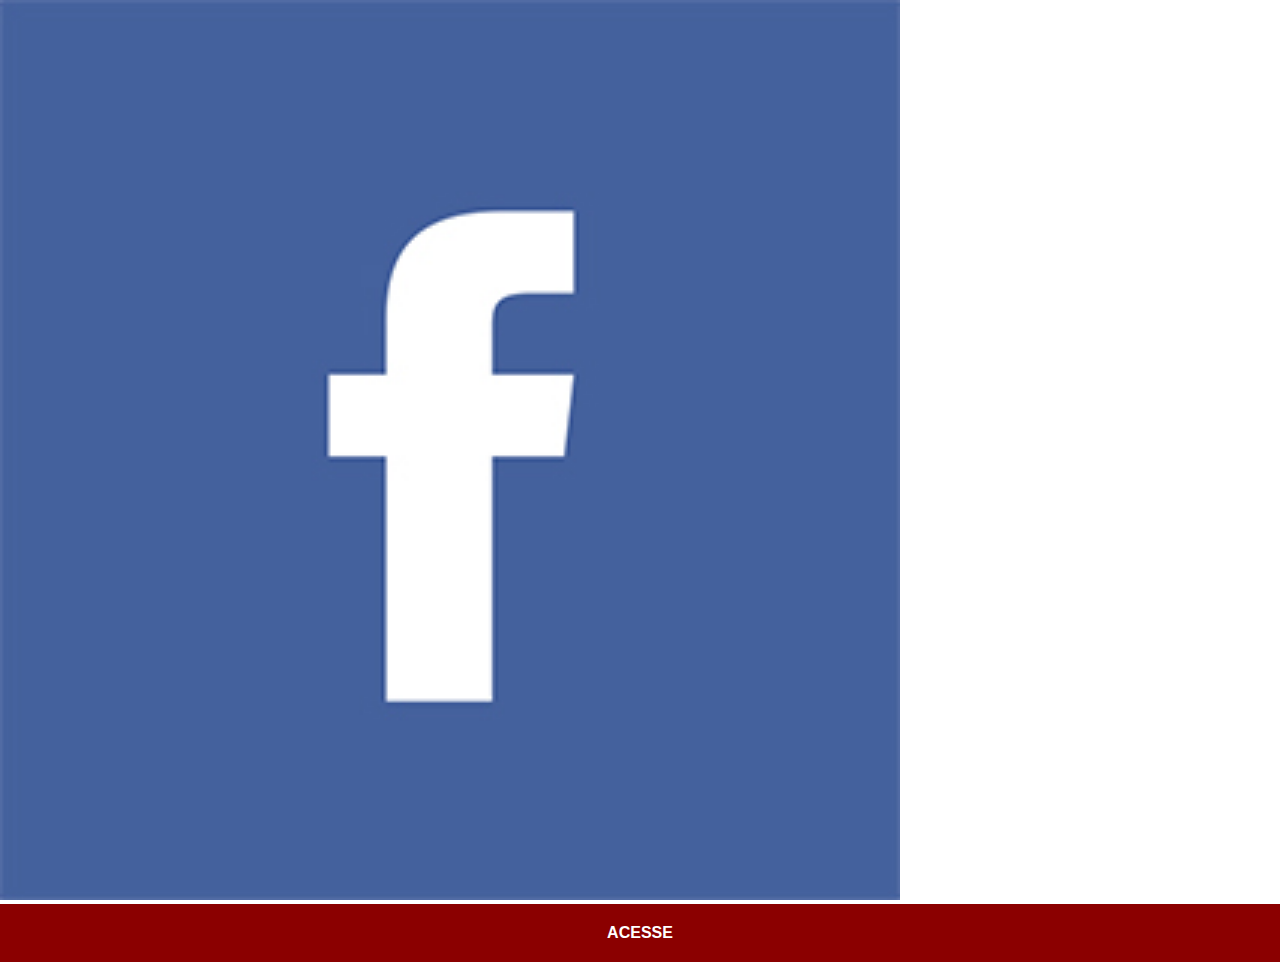
<file: facebook.html>
<!DOCTYPE html>
<html lang="pt-br">
<head>
    <meta charset="UTF-8">
    <meta name="viewport" content="width=device-width, initial-scale=1.0">
    <link rel="stylesheet" href="estilos/social.css">
    <title>Facebook</title>
</head>
<body>
    <img src="imagens/logo-facebook.jpg" alt="GitHub" >
    <a href="https://www.facebook.com/gustavo.miranda.73/" target="_blank">ACESSE</a>
</body>

</html>
</file>
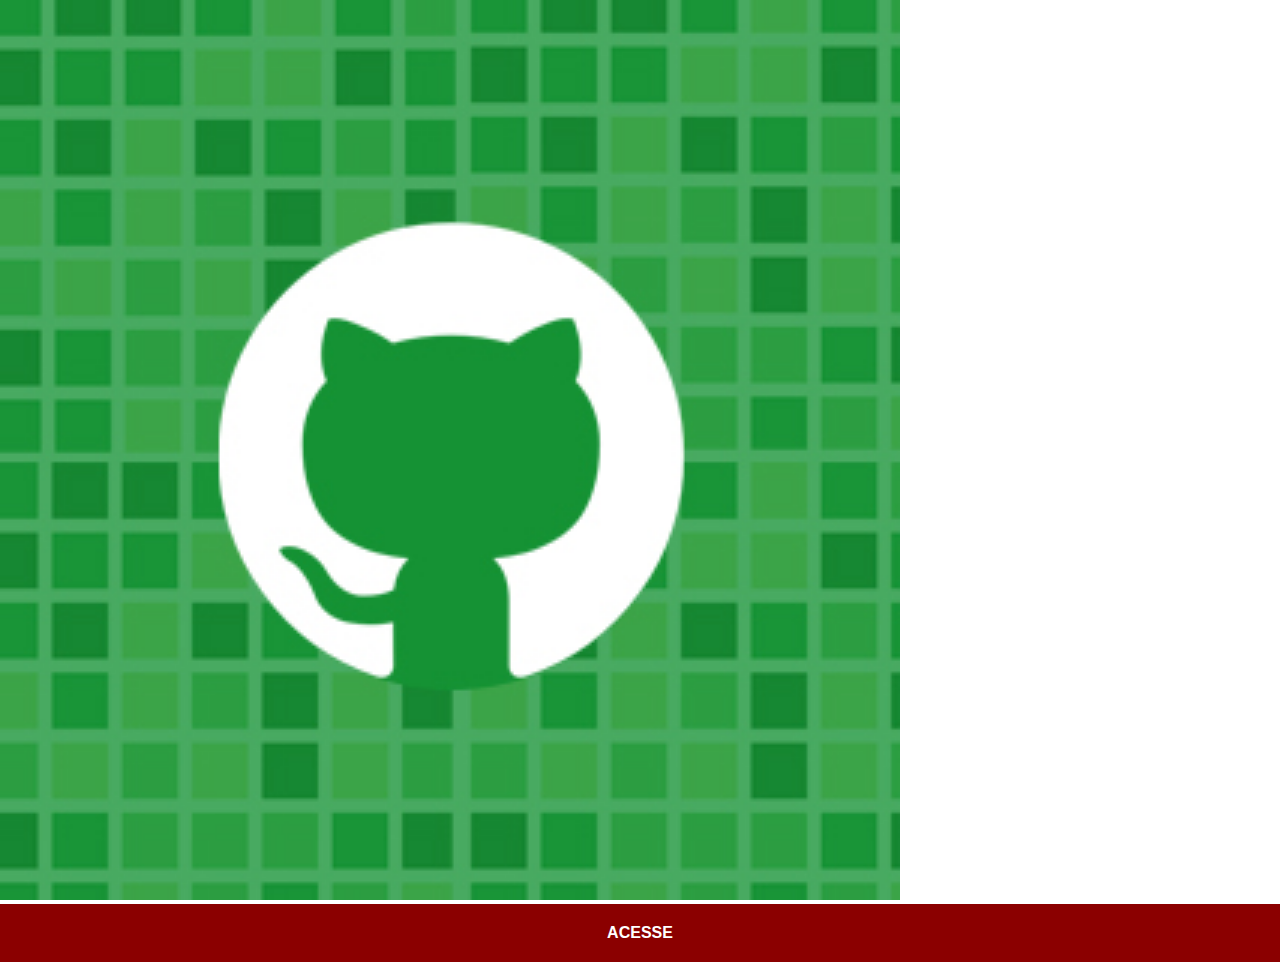
<file: github.html>
<!DOCTYPE html>
<html lang="pt-br">
<head>
    <meta charset="UTF-8">
    <meta name="viewport" content="width=device-width, initial-scale=1.0">
    <link rel="stylesheet" href="estilos/social.css">
    <title>GitHub</title>
</head>
<body>
    <img src="imagens/logo-github.jpg" alt="GitHub" >
    <a href="https://github.com/GustavoSilmir" target="_blank">ACESSE</a>
</body>
</html>
</file>
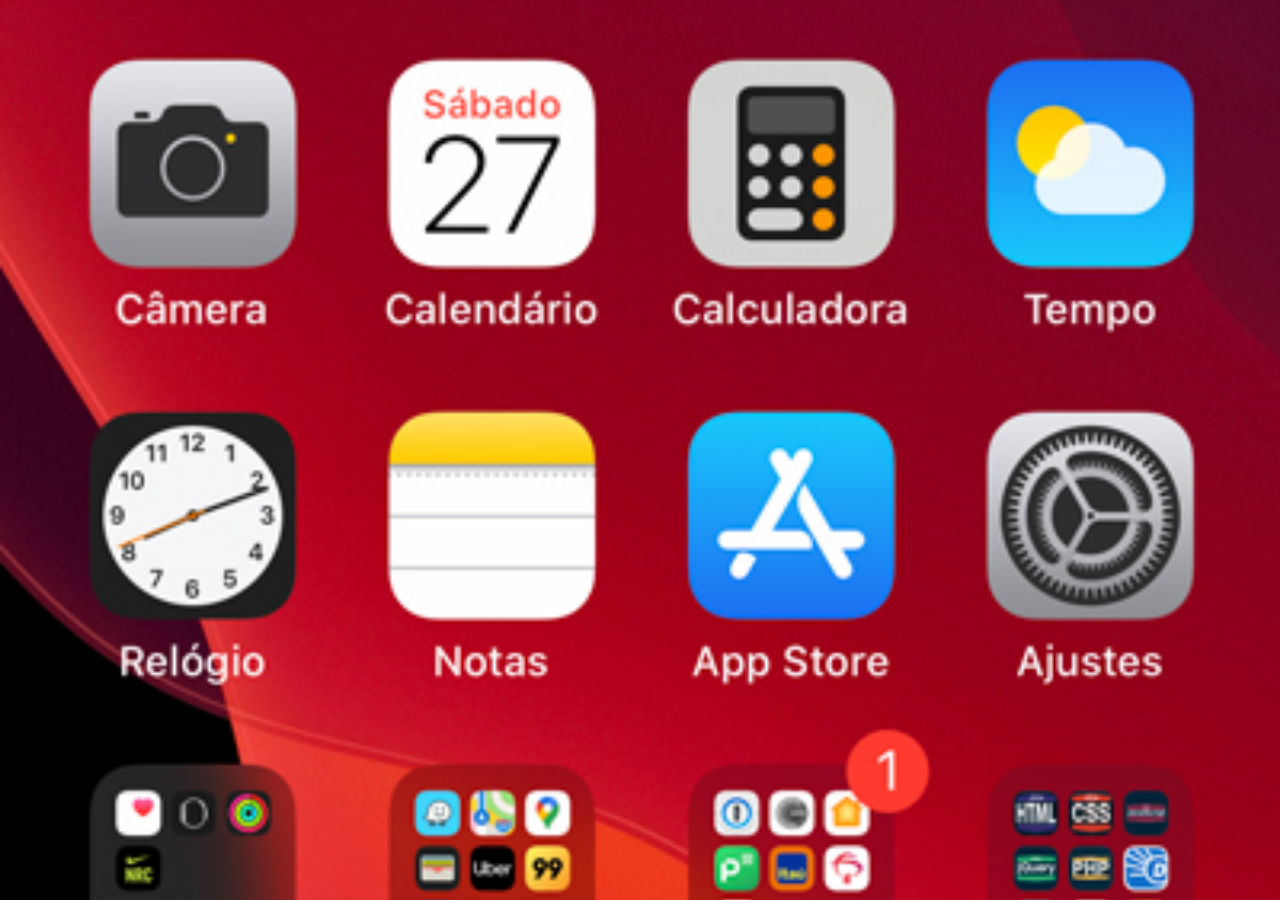
<file: home.html>
<!DOCTYPE html>
<html lang=pt-br">
<head>
    <meta charset="UTF-8">
    <meta name="viewport" content="width=device-width, initial-scale=1.0">
    <title>Home</title>
</head>
<body>
    <style>
        * {
            margin: 0px;
            padding: 0px;
        }

        body{
            width: 100vw;
            height: 100vh;
            background: black url(imagens/tela-home.jpg) no-repeat top center;
            background-size: cover;
        }
    </style>
</body>
</html>
</file>
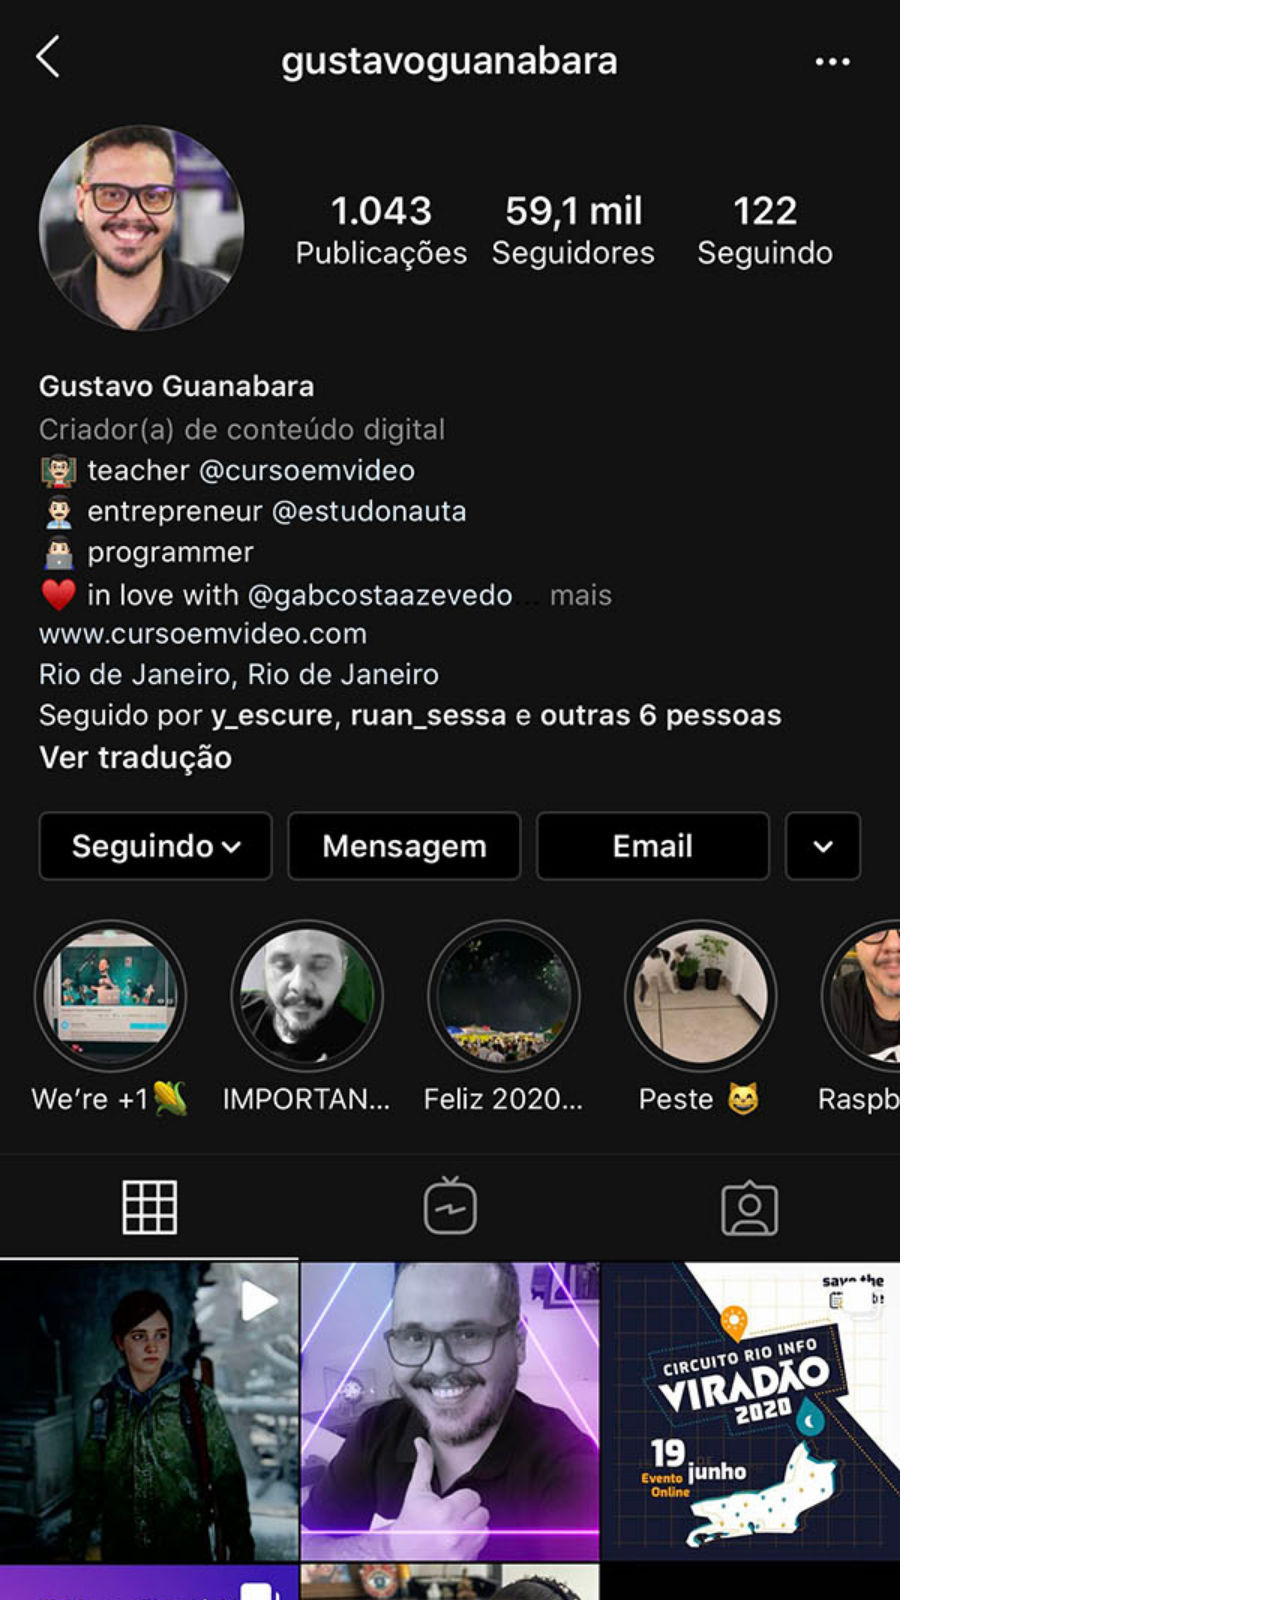
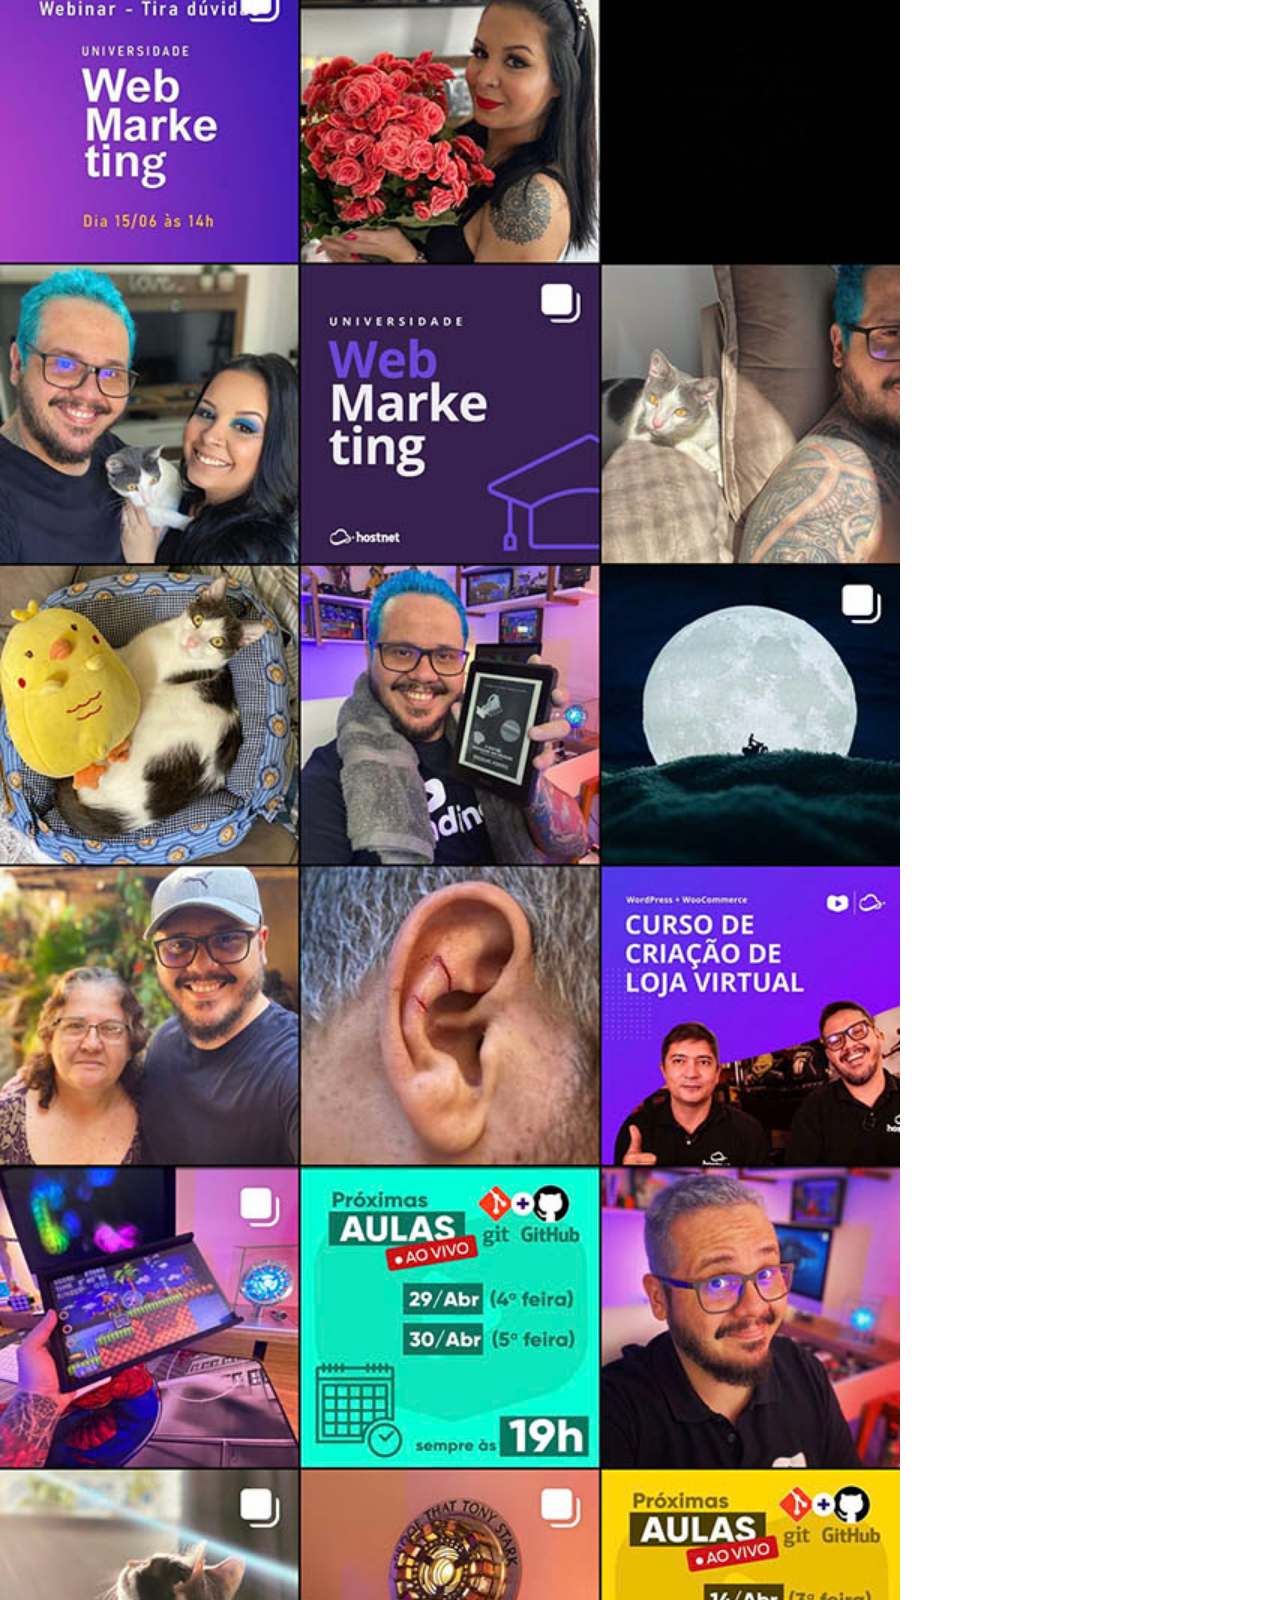
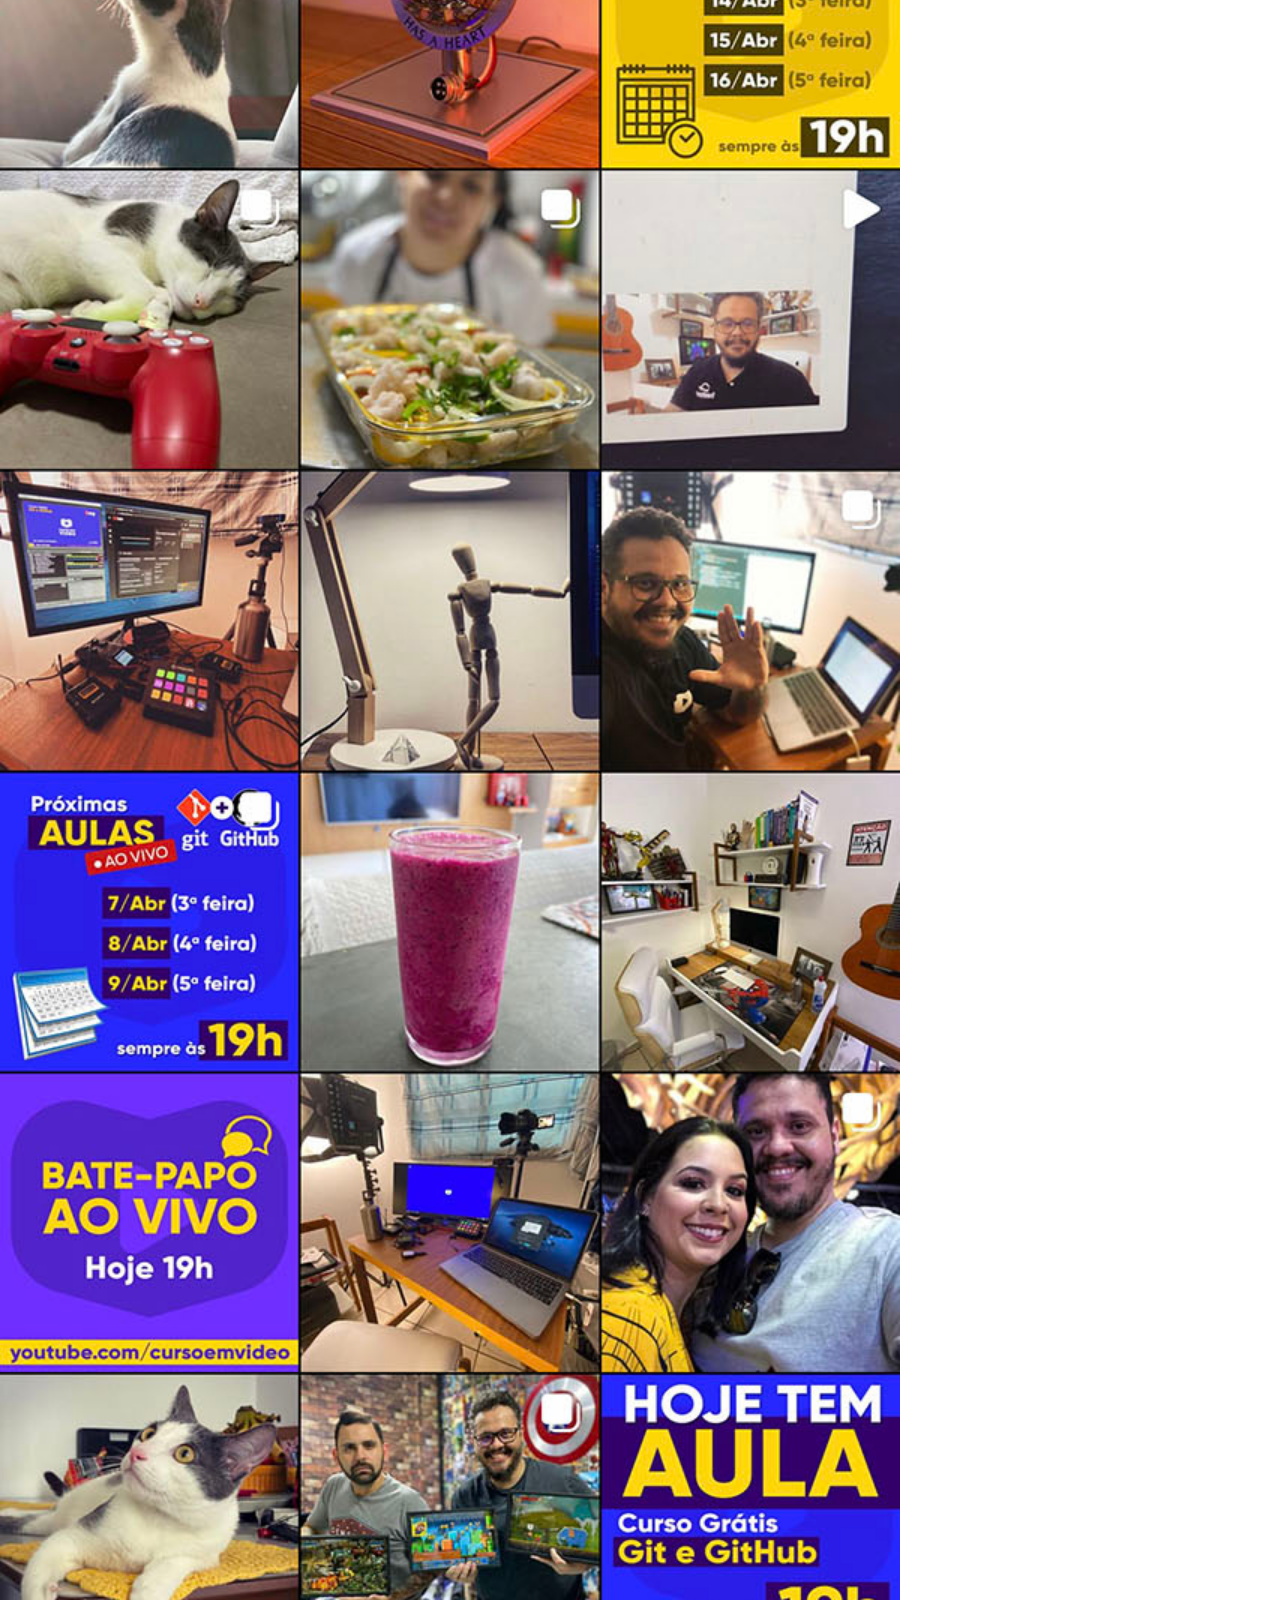
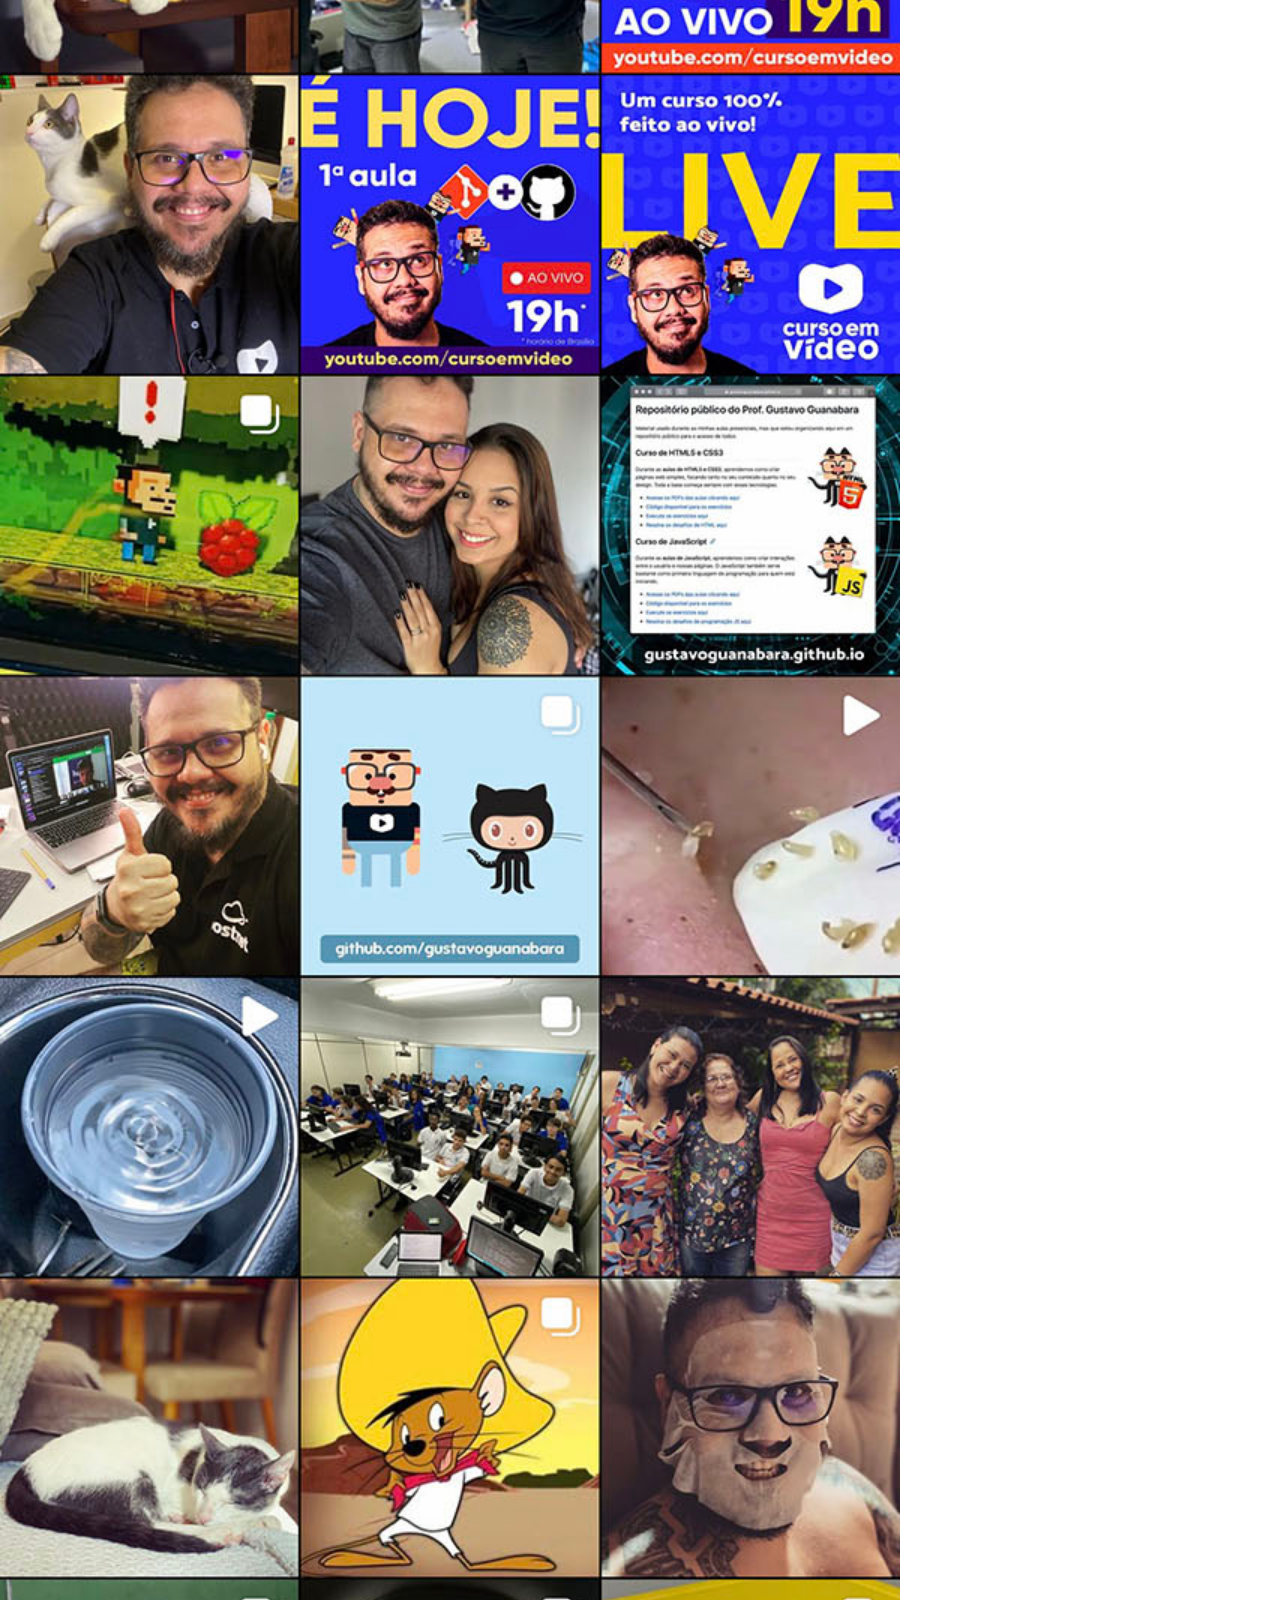
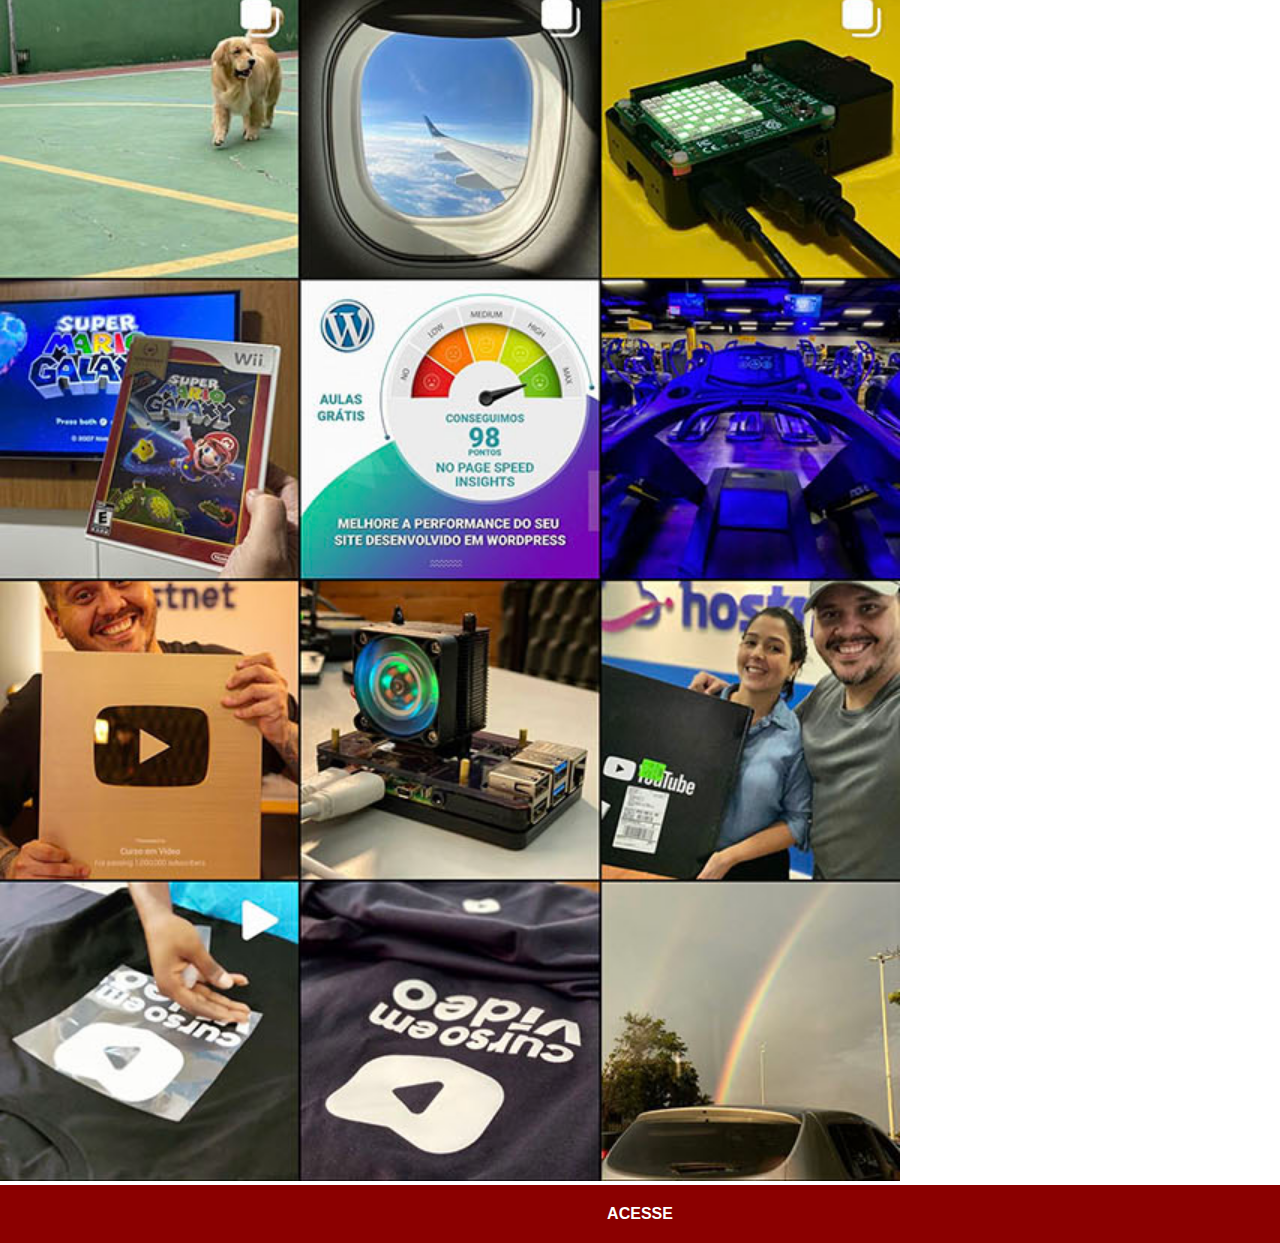
<file: instagram.html>
<!DOCTYPE html>
<html lang="pt-br">
<head>
    <meta charset="UTF-8">
    <meta name="viewport" content="width=device-width, initial-scale=1.0">
    <link rel="stylesheet" href="estilos/social.css">
    <title>Instagram</title>
</head>
<body>
    <img src="imagens/tela-instagram.jpg" alt="GitHub" >
    <a href="https://www.instagram.com/gustavosilmir/" target="_blank">ACESSE</a>
</body>

</html>
</file>
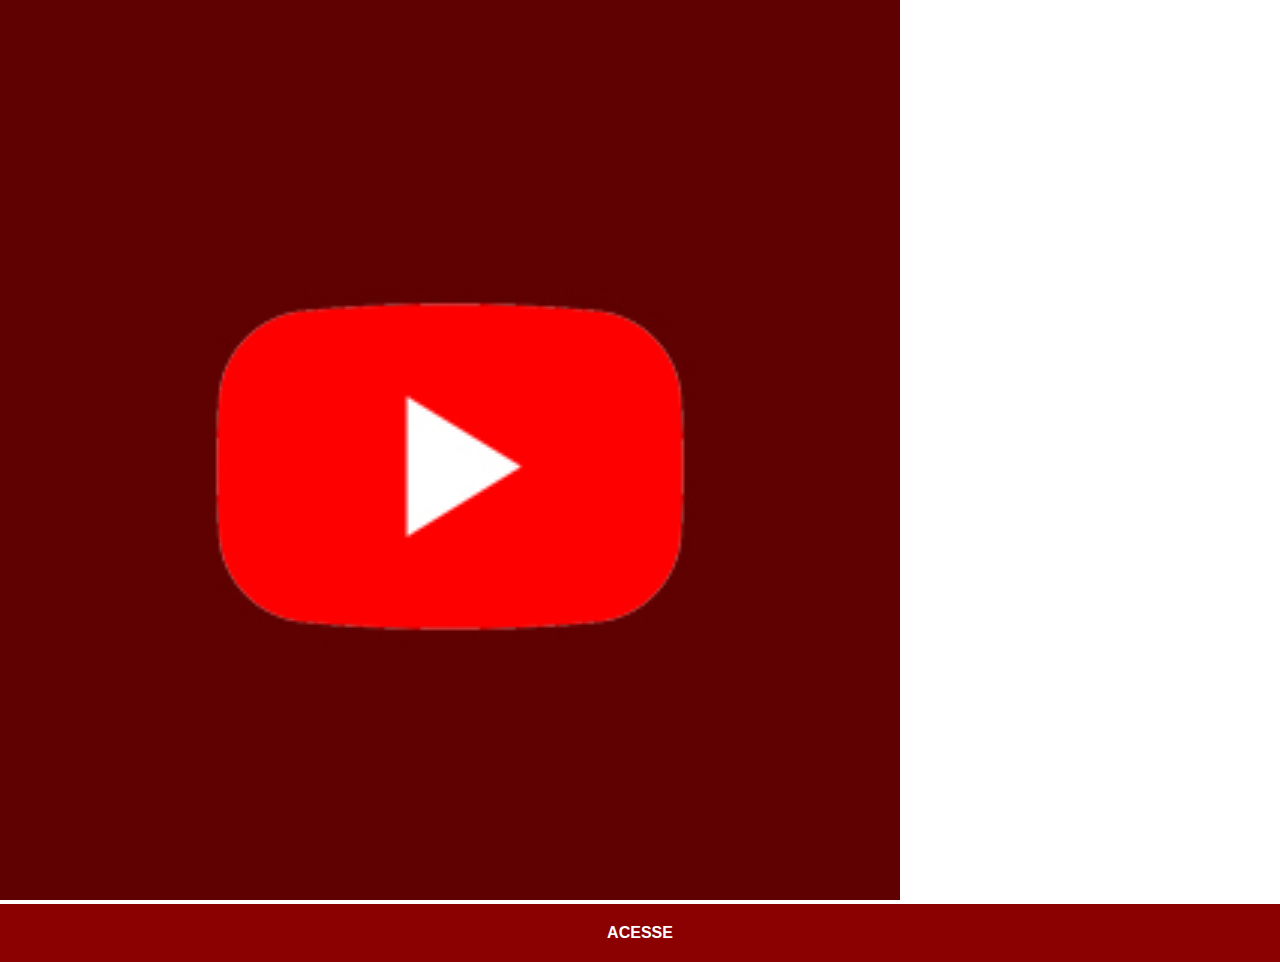
<file: youtube.html>
<!DOCTYPE html>
<html lang="pt-br">
<head>
    <meta charset="UTF-8">
    <meta name="viewport" content="width=device-width, initial-scale=1.0">
    <title>Youtube</title>
    <link rel="stylesheet" href="estilos/social.css">
    <style>
       
    </style>
</head>
<body>
    <img src="imagens/logo-youtube.jpg" alt="Youtube">
    <a href="https://www.youtube.com/@CrenteRaiz/playlists" target="_blank">ACESSE</a>
</body>
</html>
</file>
<file: estilos/social.css>
@charset "UTF-8"; 
 
 *{
            margin: 0px;
            padding: 0px;
            font-family: Arial, Helvetica, sans-serif;
        }
        ::-webkit-scrollbar{
            width: 0px;
            height: 0px;
        }
        img{
            width: 100vh;
        }
        a{
            display: block;
            background: darkred;
            color: white;
            padding: 20px;
            text-align: center;
            font-weight: bolder;
            text-decoration: none;
        }
        a:hover{
            background-color: red;
        }
</file>
